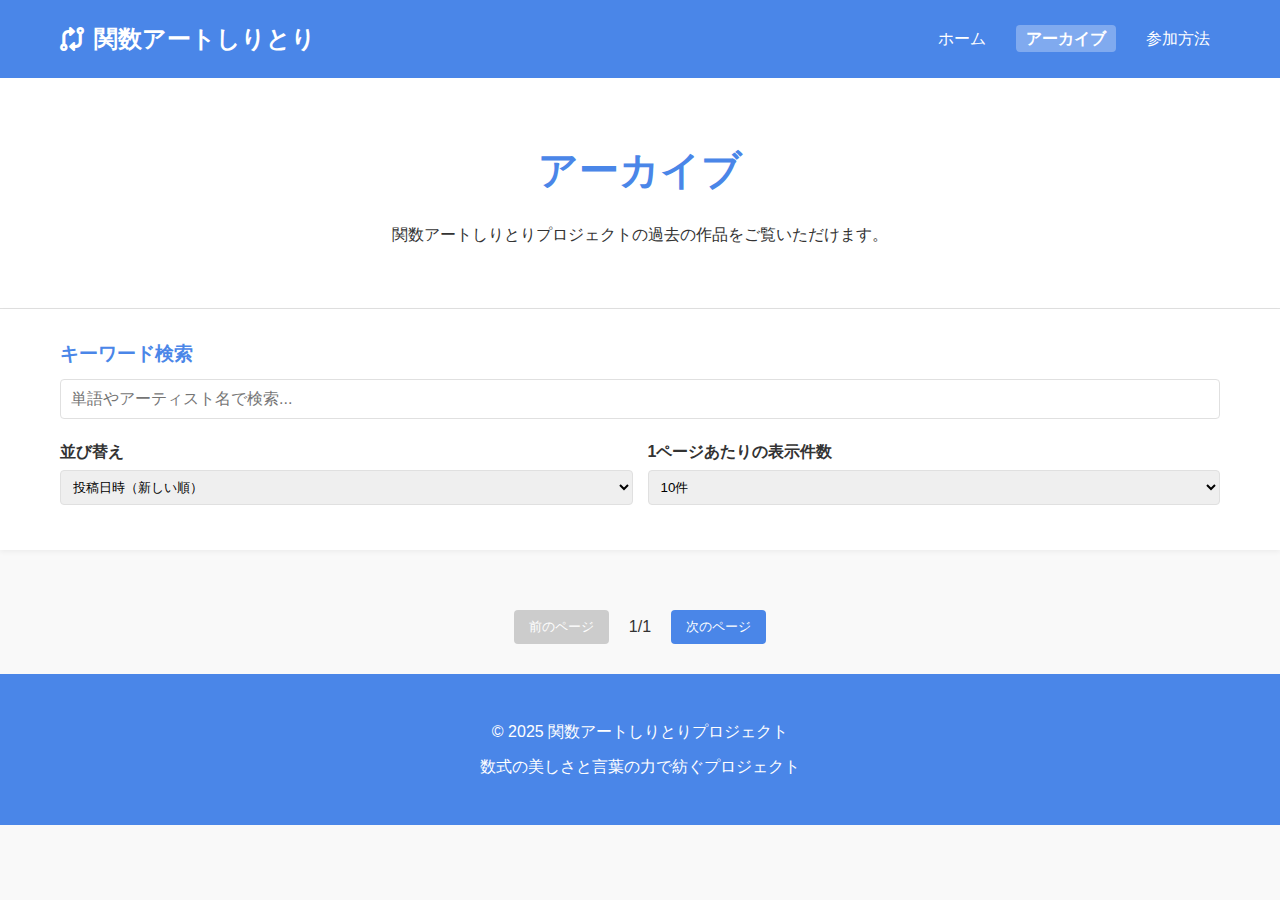
<file: archive.html>
<!DOCTYPE html>
<html lang="ja">

<head>
    <meta charset="UTF-8">
    <meta name="viewport" content="width=device-width, initial-scale=1.0">
    <meta name="description" content="Connecting Words with Math Graph Art" />
    <link rel="apple-touch-icon" sizes="180x180"
        href="https://teth-main.github.io/MathGraphArtShiritori/public/apple-touch-icon.png" />
    <link rel="icon" sizes="32x32" href="https://teth-main.github.io/MathGraphArtShiritori/public/icon-32x32.png" />
    <link rel="icon" sizes="16x16" href="https://teth-main.github.io/MathGraphArtShiritori/public/icon-16x16.png" />
    <meta property="og:url" content="https://teth-main.github.io/MathGraphArtShiritori/" />
    <meta property="og:type" content="website" />
    <meta property="og:title" content="関数アートしりとりバトン" />
    <meta property="og:description" content="数式で描かれた美しいアートが、言葉のリレーでつながっていく。 関数アートしりとりプロジェクトへようこそ。" />
    <meta property="og:site_name" content="関数アートしりとり" />
    <meta property="og:image" content="https://teth-main.github.io/MathGraphArtShiritori/public/how-to.png" />
    <meta name="twitter:card" content="summary_large_image" />
    <title>アーカイブ - 関数アートしりとり</title>
    <meta name="description" content="関数アートしりとりプロジェクトの公式サイト">
    <link rel="stylesheet" href="https://cdnjs.cloudflare.com/ajax/libs/font-awesome/6.0.0/css/all.min.css">
    <link rel="stylesheet" href="css/styles.css">
</head>

<body>
    <header>
        <div class="container">
            <div class="logo">
                <i class="fa-solid fa-code-compare"></i> 関数アートしりとり
            </div>
            <div class="hamburger-menu">
                <div class="hamburger-icon">
                    <span></span>
                    <span></span>
                    <span></span>
                </div>
            </div>
            <nav class="main-nav">
                <ul>
                    <li><a href="index.html" class="nav-link">ホーム</a></li>
                    <li><a href="archive.html" class="nav-link active">アーカイブ</a></li>
                    <li><a href="how-to-join.html" class="nav-link">参加方法</a></li>
                </ul>
            </nav>
        </div>
        <div class="mobile-menu">
            <div class="mobile-menu-content">
                <div class="mobile-menu-header">
                    <div class="logo">
                        <i class="fa-solid fa-code-compare"></i> 関数アートしりとり
                    </div>
                </div>

                <nav class="mobile-nav">
                    <ul>
                        <li>
                            <a href="index.html" class="nav-link" data-page="search">
                                <span class="menu-icon"><i class="fa-solid fa-house"></i></span>
                                <span class="menu-text">ホーム</span>
                            </a>
                        </li>
                        <li>
                            <a href="archive.html" class="nav-link active" data-page="how-to-use">
                                <span class="menu-icon"><i class="fa-solid fa-inbox"></i></span>
                                <span class="menu-text">アーカイブ</span>
                            </a>
                        </li>
                        <li>
                            <a href="how-to-join.html" class="nav-link" data-page="register">
                                <span class="menu-icon"><i class="fa-solid fa-right-to-bracket"></i></span>
                                <span class="menu-text">参加方法</span>
                            </a>
                        </li>
                    </ul>
                </nav>

                <div class="mobile-menu-footer">
                    <p>
                        &copy; <span id="currentYear"></span> 関数アートしりとりプロジェクト
                    </p>
                </div>
            </div>

            <!-- 背景エフェクト用の要素 -->
            <div class="menu-background-effect"></div>
        </div>
    </header>

    <section class="page-header">
        <div class="container">
            <h1>アーカイブ</h1>
            <p>関数アートしりとりプロジェクトの過去の作品をご覧いただけます。</p>
        </div>
    </section>

    <section class="search-section">
        <div class="container">
            <div class="search-container">
                <div class="search-box">
                    <h3>キーワード検索</h3>
                    <input type="text" id="keyword-search" class="search-input" placeholder="単語やアーティスト名で検索...">
                </div>
            </div>

            <div class="filters">
                <div class="filter-group">
                    <label for="sort-select">並び替え</label>
                    <select id="sort-select" class="filter-input">
                        <option value="date-desc">投稿日時（新しい順）</option>
                        <option value="date-asc">投稿日時（古い順）</option>
                    </select>
                </div>

                <div class="filter-group">
                    <label for="items-per-page">1ページあたりの表示件数</label>
                    <select id="items-per-page" class="filter-input">
                        <option value="5">5件</option>
                        <option value="10" selected>10件</option>
                        <option value="15">15件</option>
                        <option value="20">20件</option>
                    </select>
                </div>
            </div>
        </div>
    </section>

    <section class="archive-container">
        <div class="container">
            <div id="loading" class="loading">
                <i class="fa-solid fa-spinner"></i>
            </div>

            <div id="artwork-list" class="artwork-list">
                <!-- 作品リストはJavaScriptで動的に生成 -->
            </div>

            <div class="pagination">
                <button id="prev-page" disabled>前のページ</button>
                <div class="page-info">
                    <span id="current-page">1</span> / <span id="total-pages">1</span>
                </div>
                <button id="next-page">次のページ</button>
            </div>
        </div>
    </section>

    <footer>
        <div class="container">
            <p>© 2025 関数アートしりとりプロジェクト</p>
            <p>数式の美しさと言葉の力で紡ぐプロジェクト</p>
        </div>
    </footer>

    <!-- JavaScript files -->
    <script src="js/models/ArtworkModel.js"></script>
    <script src="js/utils/DateUtils.js"></script>
    <script src="js/services/DataService.js"></script>
    <script src="js/controllers/CommonUIController.js"></script>
    <script src="js/controllers/UIController.js"></script>
    <script src="js/controllers/SearchController.js"></script>
    <script src="js/controllers/PaginationController.js"></script>
    <script src="js/archive.js"></script>
</body>

</html>
</file>
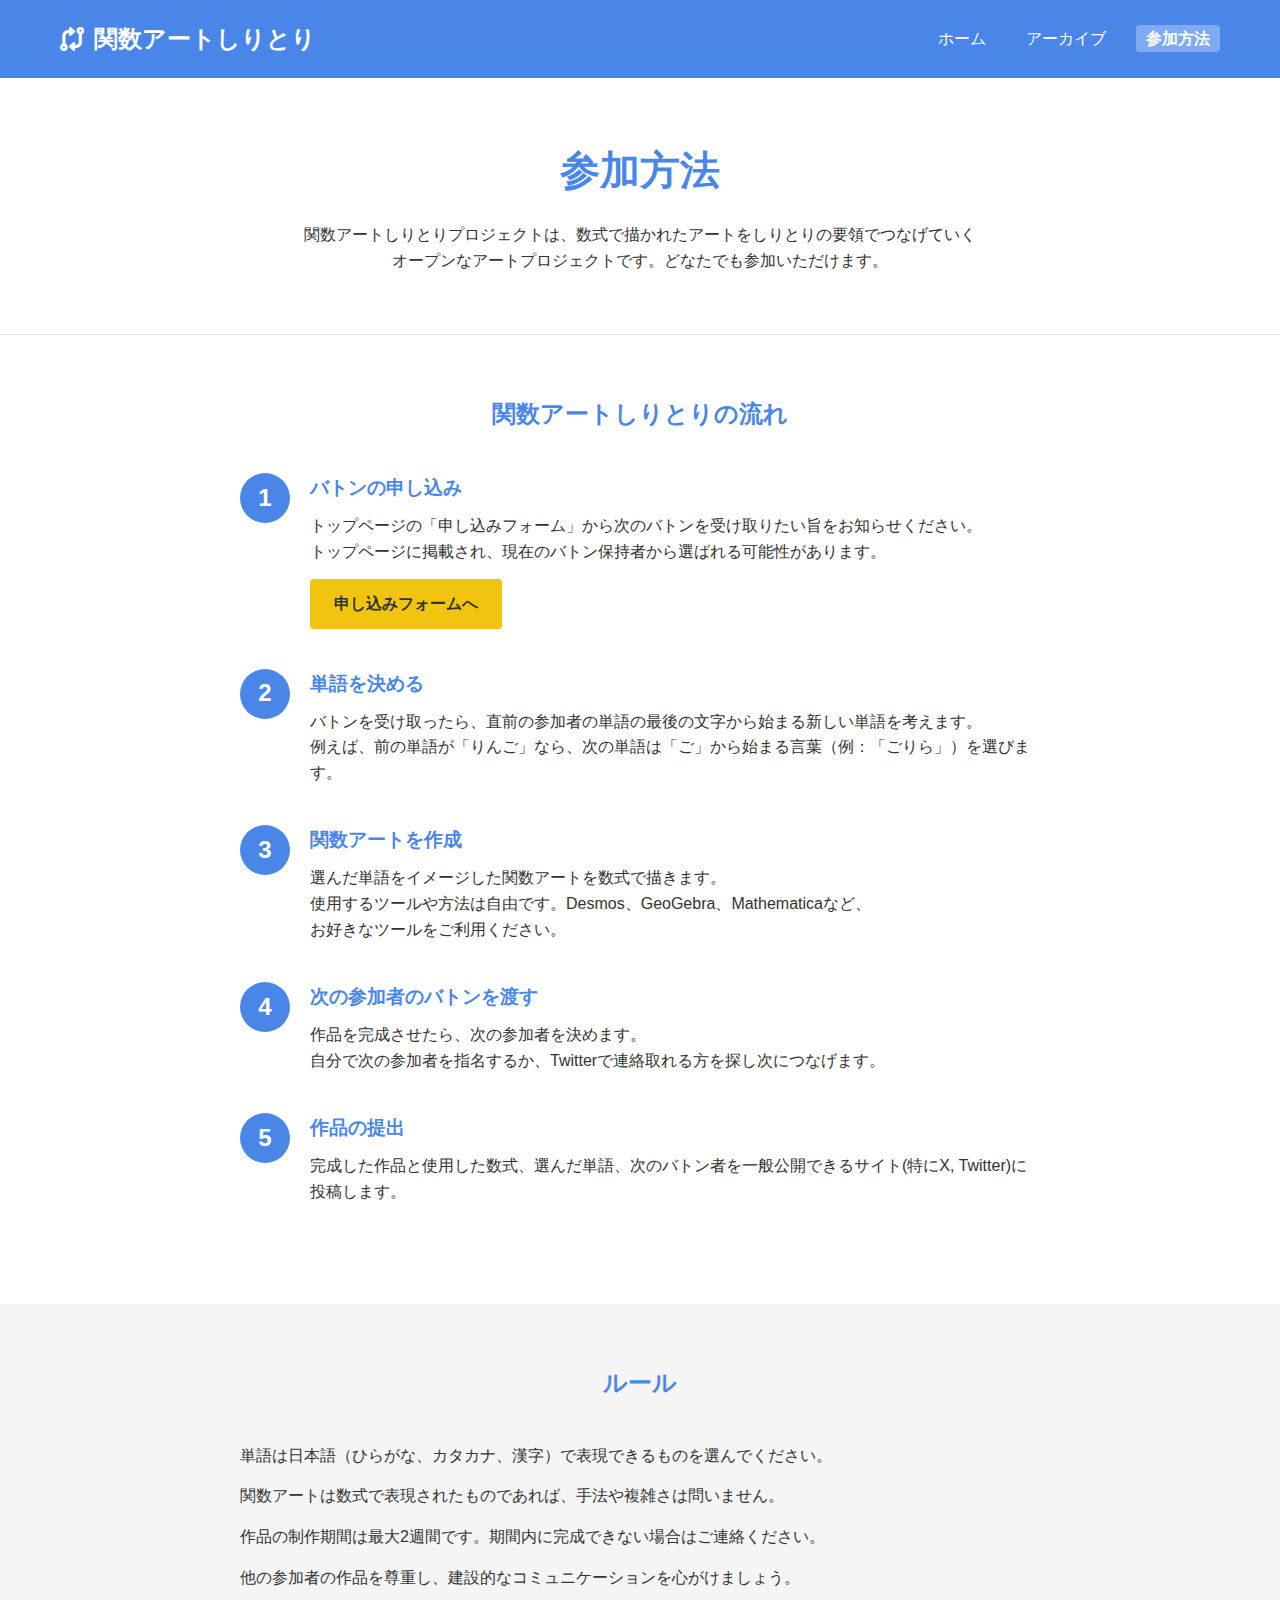
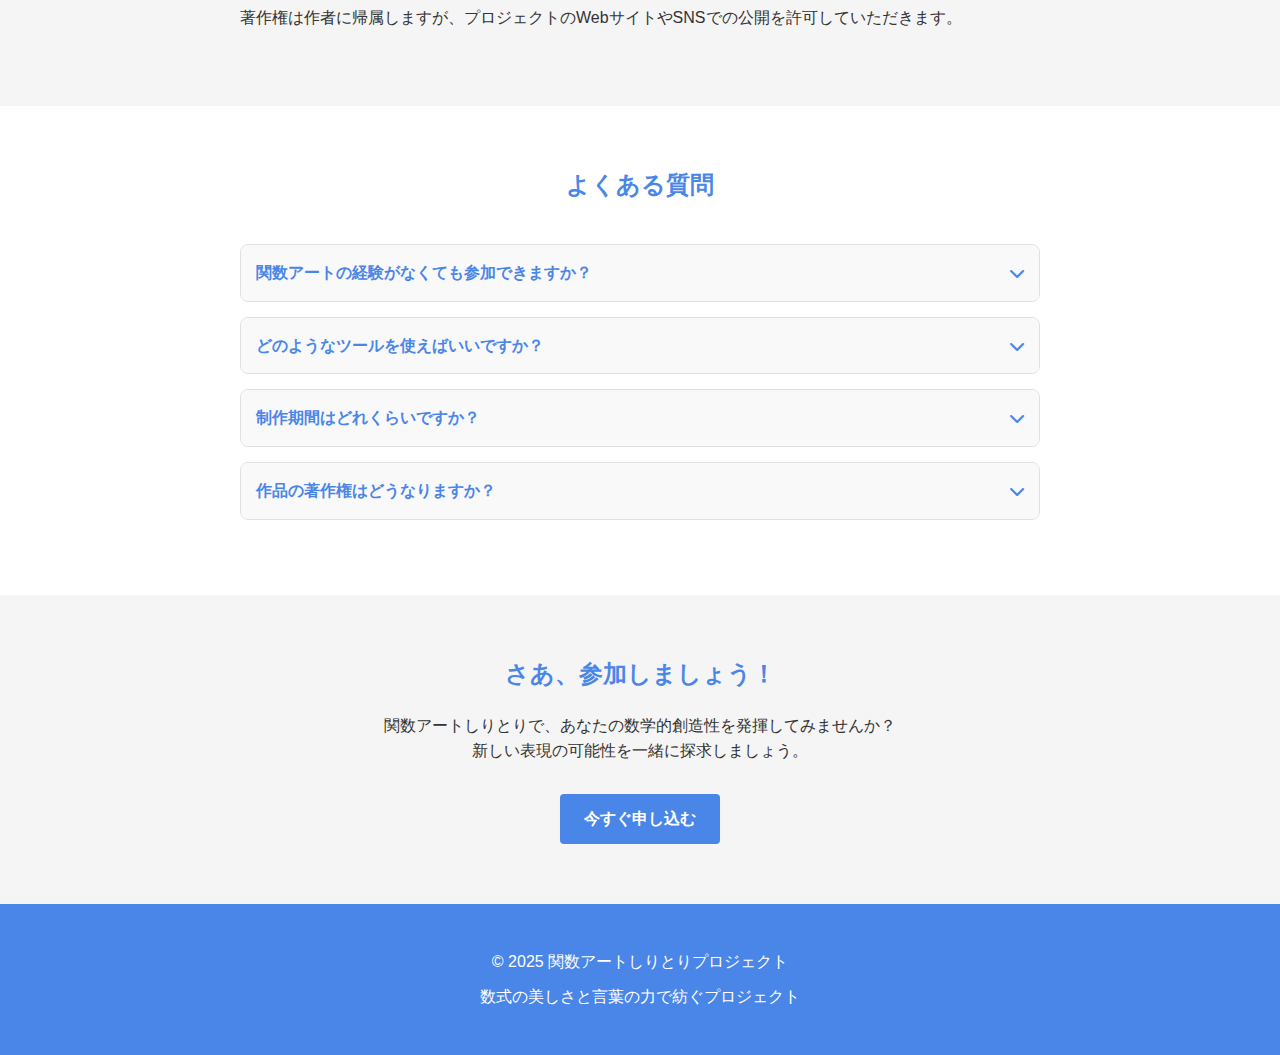
<file: how-to-join.html>
<!DOCTYPE html>
<html lang="ja">

<head>
    <meta charset="UTF-8">
    <meta name="viewport" content="width=device-width, initial-scale=1.0">
    <meta name="description" content="Connecting Words with Math Graph Art" />
    <link rel="apple-touch-icon" sizes="180x180"
        href="https://teth-main.github.io/MathGraphArtShiritori/public/apple-touch-icon.png" />
    <link rel="icon" sizes="32x32" href="https://teth-main.github.io/MathGraphArtShiritori/public/icon-32x32.png" />
    <link rel="icon" sizes="16x16" href="https://teth-main.github.io/MathGraphArtShiritori/public/icon-16x16.png" />
    <meta property="og:url" content="https://teth-main.github.io/MathGraphArtShiritori/" />
    <meta property="og:type" content="website" />
    <meta property="og:title" content="関数アートしりとりバトン" />
    <meta property="og:description" content="数式で描かれた美しいアートが、言葉のリレーでつながっていく。 関数アートしりとりプロジェクトへようこそ。" />
    <meta property="og:site_name" content="関数アートしりとり" />
    <meta property="og:image" content="https://teth-main.github.io/MathGraphArtShiritori/public/how-to.png" />
    <meta name="twitter:card" content="summary_large_image" />
    <title>参加方法 - 関数アートしりとり</title>
    <meta name="description" content="関数アートしりとりプロジェクトの公式サイト">
    <link rel="stylesheet" href="https://cdnjs.cloudflare.com/ajax/libs/font-awesome/6.0.0/css/all.min.css">
    <link rel="stylesheet" href="css/styles.css">
</head>

<body>
    <header>
        <div class="container">
            <div class="logo">
                <i class="fa-solid fa-code-compare"></i> 関数アートしりとり
            </div>
            <div class="hamburger-menu">
                <div class="hamburger-icon">
                    <span></span>
                    <span></span>
                    <span></span>
                </div>
            </div>
            <nav class="main-nav">
                <ul>
                    <li><a href="index.html" class="nav-link">ホーム</a></li>
                    <li><a href="archive.html" class="nav-link">アーカイブ</a></li>
                    <li><a href="how-to-join.html" class="nav-link active">参加方法</a></li>
                </ul>
            </nav>
        </div>
        <div class="mobile-menu">
            <div class="mobile-menu-content">
                <div class="mobile-menu-header">
                    <div class="logo">
                        <i class="fa-solid fa-code-compare"></i> 関数アートしりとり
                    </div>
                </div>

                <nav class="mobile-nav">
                    <ul>
                        <li>
                            <a href="index.html" class="nav-link" data-page="search">
                                <span class="menu-icon"><i class="fa-solid fa-house"></i></span>
                                <span class="menu-text">ホーム</span>
                            </a>
                        </li>
                        <li>
                            <a href="archive.html" class="nav-link" data-page="how-to-use">
                                <span class="menu-icon"><i class="fa-solid fa-inbox"></i></span>
                                <span class="menu-text">アーカイブ</span>
                            </a>
                        </li>
                        <li>
                            <a href="how-to-join.html" class="nav-link active" data-page="register">
                                <span class="menu-icon"><i class="fa-solid fa-right-to-bracket"></i></span>
                                <span class="menu-text">参加方法</span>
                            </a>
                        </li>
                    </ul>
                </nav>

                <div class="mobile-menu-footer">
                    <p>
                        &copy; <span id="currentYear"></span> 関数アートしりとりプロジェクト
                    </p>
                </div>
            </div>

            <!-- 背景エフェクト用の要素 -->
            <div class="menu-background-effect"></div>
        </div>
    </header>

    <section class="page-header">
        <div class="container">
            <h1>参加方法</h1>
            <p>関数アートしりとりプロジェクトは、数式で描かれたアートをしりとりの要領でつなげていく<br>オープンなアートプロジェクトです。どなたでも参加いただけます。</p>
        </div>
    </section>

    <section class="how-to-join-section">
        <div class="container">
            <h2>関数アートしりとりの流れ</h2>

            <div class="process-container">
                <div class="process-step">
                    <div class="step-number">1</div>
                    <div class="step-content">
                        <h3>バトンの申し込み</h3>
                        <p>トップページの「申し込みフォーム」から次のバトンを受け取りたい旨をお知らせください。<br>トップページに掲載され、現在のバトン保持者から選ばれる可能性があります。</p>
                        <a href="https://forms.gle/bbFicUq7bvPpuNT39" class="btn btn-secondary"
                            target="_blank">申し込みフォームへ</a>
                    </div>
                </div>

                <div class="process-step">
                    <div class="step-number">2</div>
                    <div class="step-content">
                        <h3>単語を決める</h3>
                        <p>バトンを受け取ったら、直前の参加者の単語の最後の文字から始まる新しい単語を考えます。<br>例えば、前の単語が「りんご」なら、次の単語は「ご」から始まる言葉（例：「ごりら」）を選びます。
                        </p>
                    </div>
                </div>

                <div class="process-step">
                    <div class="step-number">3</div>
                    <div class="step-content">
                        <h3>関数アートを作成</h3>
                        <p>選んだ単語をイメージした関数アートを数式で描きます。<br>使用するツールや方法は自由です。Desmos、GeoGebra、Mathematicaなど、<br>お好きなツールをご利用ください。
                        </p>
                    </div>
                </div>

                <div class="process-step">
                    <div class="step-number">4</div>
                    <div class="step-content">
                        <h3>次の参加者のバトンを渡す</h3>
                        <p>作品を完成させたら、次の参加者を決めます。<br>自分で次の参加者を指名するか、Twitterで連絡取れる方を探し次につなげます。</p>
                    </div>
                </div>

                <div class="process-step">
                    <div class="step-number">5</div>
                    <div class="step-content">
                        <h3>作品の提出</h3>
                        <p>完成した作品と使用した数式、選んだ単語、次のバトン者を一般公開できるサイト(特にX, Twitter)に投稿します。</p>
                    </div>
                </div>
            </div>
        </div>
    </section>

    <section class="rules-section">
        <div class="container">
            <h2>ルール</h2>
            <ul class="rules-list">
                <li>単語は日本語（ひらがな、カタカナ、漢字）で表現できるものを選んでください。</li>
                <li>関数アートは数式で表現されたものであれば、手法や複雑さは問いません。</li>
                <li>作品の制作期間は最大2週間です。期間内に完成できない場合はご連絡ください。</li>
                <li>他の参加者の作品を尊重し、建設的なコミュニケーションを心がけましょう。</li>
                <li>著作権は作者に帰属しますが、プロジェクトのWebサイトやSNSでの公開を許可していただきます。</li>
            </ul>
        </div>
    </section>

    <section class="faq-section">
        <div class="container">
            <h2>よくある質問</h2>
            <div class="faq-container">
                <div class="faq-item">
                    <div class="faq-question">
                        関数アートの経験がなくても参加できますか？
                        <i class="fas fa-chevron-down"></i>
                    </div>
                    <div class="faq-answer">
                        <p>はい、初心者の方も大歓迎です。簡単な関数から始めることもできますし、<br>チュートリアルや参考資料もご紹介できます。お気軽にお問い合わせください。</p>
                    </div>
                </div>

                <div class="faq-item">
                    <div class="faq-question">
                        どのようなツールを使えばいいですか？
                        <i class="fas fa-chevron-down"></i>
                    </div>
                    <div class="faq-answer">
                        <p>Desmos、GeoGebra、Mathematicaなど、関数グラフを描画できるツールであれば何でも構いません。<br>無料で使えるオンラインツールもたくさんあります。</p>
                    </div>
                </div>

                <div class="faq-item">
                    <div class="faq-question">
                        制作期間はどれくらいですか？
                        <i class="fas fa-chevron-down"></i>
                    </div>
                    <div class="faq-answer">
                        <p>バトンを受け取ってから2週間以内の完成を目安としています。<br>ただし、状況に応じて柔軟に対応しますので、遅れそうな場合はご連絡ください。</p>
                    </div>
                </div>

                <div class="faq-item">
                    <div class="faq-question">
                        作品の著作権はどうなりますか？
                        <i class="fas fa-chevron-down"></i>
                    </div>
                    <div class="faq-answer">
                        <p>作品の著作権は作者に帰属します。ただし、プロジェクトのWebサイトやSNSでの公開、<br>および非営利目的での利用を許可していただくことが参加条件となります。</p>
                    </div>
                </div>
            </div>
        </div>
    </section>

    <section class="cta-section">
        <div class="container">
            <h2>さあ、参加しましょう！</h2>
            <p>関数アートしりとりで、あなたの数学的創造性を発揮してみませんか？<br>新しい表現の可能性を一緒に探求しましょう。</p>
            <a href="https://forms.gle/bbFicUq7bvPpuNT39" class="btn btn-primary" target="_blank">今すぐ申し込む</a>
        </div>
    </section>

    <footer>
        <div class="container">
            <p>© 2025 関数アートしりとりプロジェクト</p>
            <p>数式の美しさと言葉の力で紡ぐプロジェクト</p>
        </div>
    </footer>
    <script src="js/controllers/CommonUIController.js"></script>
    <script src="js/controllers/HowToJoinController.js"></script>
    <script src="js/how-to-join.js"></script>

</body>

</html>
</file>
<file: css/styles.css>
/* Root variables */
:root {
    --primary-color: #4a86e8;
    --secondary-color: #f1c40f;
    --accent-color: #e74c3c;
    --background-color: #f9f9f9;
    --text-color: #333;
    --card-background: #fff;
    --border-color: #e0e0e0;
}

/* Base styles */
* {
    box-sizing: border-box;
    margin: 0;
    padding: 0;
}

body {
    font-family: 'Helvetica Neue', Arial, sans-serif;
    line-height: 1.6;
    color: var(--text-color);
    background-color: var(--background-color);
}

.container {
    max-width: 1200px;
    margin: 0 auto;
    padding: 0 20px;
}

@media (max-width: 768px) {
    .container h1 {
        font-size: 1.5rem;
    }
    
}

/* Header styles */
header {
    background-color: var(--primary-color);
    color: white;
    padding: 20px 0;
    box-shadow: 0 2px 5px rgba(0, 0, 0, 0.1);
}

header .container {
    display: flex;
    justify-content: space-between;
    align-items: center;
}

.logo {
    font-size: 24px;
    font-weight: bold;
    display: flex;
    align-items: center;
}

.logo i {
    margin-right: 10px;
}

@media (max-width: 768px) {
    .logo {
        font-size: 20px;
    }
}

/* ナビゲーションメニューのスタイル */
.main-nav {
    display: flex;
    align-items: center;
}

.main-nav ul {
    display: flex;
    list-style: none;
    margin: 0;
    padding: 0;
}

.main-nav li {
    margin-left: 20px;
}

.main-nav .nav-link {
    color: white;
    text-decoration: none;
    padding: 5px 10px;
    border-radius: 4px;
    transition: background-color 0.3s;
}

.main-nav .nav-link:hover {
    background-color: rgba(255, 255, 255, 0.2);
}

.main-nav .nav-link.active {
    background-color: rgba(255, 255, 255, 0.3);
    font-weight: bold;
}

@media (max-width: 768px) {
    .main-nav {
        display: none;
    }
    .main-nav li {
        margin-left: 10px;
    }

    .main-nav .nav-link {
        padding: 5px 8px;
        font-size: 14px;
    }
}

/* Hero section */
.hero-section {
    text-align: center;
    padding: 60px 0;
    background-color: #fff;
    border-bottom: 1px solid var(--border-color);
}

.hero-section h1 {
    font-size: 2.5rem;
    margin-bottom: 20px;
    color: var(--primary-color);
}

.hero-description {
    font-size: 1.2rem;
    max-width: 800px;
    margin: 0 auto 30px;
}

.hero-buttons {
    display: flex;
    justify-content: center;
    gap: 20px;
}

/* Button styles */
.btn {
    display: inline-block;
    padding: 12px 24px;
    border-radius: 4px;
    text-decoration: none;
    font-weight: bold;
    transition: all 0.3s;
    cursor: pointer;
}

.btn-primary {
    background-color: var(--primary-color);
    color: white;
}

.btn-primary:hover {
    background-color: #3a76d8;
}

.btn-secondary {
    background-color: var(--secondary-color);
    color: var(--text-color);
}

.btn-secondary:hover {
    background-color: #e3b70f;
}

/* Baton section */
.baton-section {
    padding: 60px 0;
    background-color: #f5f5f5;
}

.baton-section h2 {
    text-align: center;
    margin-bottom: 40px;
    color: var(--primary-color);
}

.baton-container {
    display: flex;
    flex-direction: column;
    align-items: center;
    gap: 30px;
}

@media (min-width: 768px) {
    .baton-container {
        flex-direction: row;
        justify-content: center;
        align-items: stretch;
    }
}

.baton-card {
    background-color: var(--card-background);
    border-radius: 8px;
    box-shadow: 0 2px 10px rgba(0, 0, 0, 0.1);
    overflow: hidden;
    width: 100%;
    max-width: 400px;
}

.baton-card.current {
    background-color: var(--card-background);
    border-radius: 8px;
    box-shadow: 0 2px 10px rgba(0, 0, 0, 0.1);
    overflow: hidden;
    width: 100%;
    max-width: 400px;
}

.baton-card.current .baton-content {
    padding: 20px;
    text-align: center;
}

.baton-card.current .baton-word {
    font-size: 1.5rem;
    font-weight: bold;
    margin-bottom: 10px;
    color: var(--accent-color);
}

.baton-card.current .baton-artist {
    margin-bottom: 10px;
}

.baton-card h3 {
    background-color: var(--primary-color);
    color: white;
    padding: 15px;
    text-align: center;
    margin: 0;
}

.baton-content {
    padding: 20px;
}

.baton-image {
    width: 100%;
    height: 200px;
    overflow: hidden;
    display: flex;
    justify-content: center;
    align-items: center;
    border-radius: 4px;
    margin-bottom: 15px;
}

.baton-image img {
    width: auto;
    height: auto;
    max-width: 100%;
    max-height: 100%;
    object-fit: cover;
}

.baton-info {
    text-align: center;
}

.baton-word {
    font-size: 1.5rem;
    font-weight: bold;
    margin-bottom: 10px;
    color: var(--accent-color);
}

.baton-artist {
    margin-bottom: 5px;
}

.baton-artist a {
    color: var(--primary-color);
    text-decoration: none;
    font-weight: bold;
}

.baton-artist a:hover {
    text-decoration: underline;
}

.baton-date {
    color: #777;
    font-size: 0.9rem;
}

.baton-arrow {
    font-size: 2rem;
    color: var(--primary-color);
    display: flex;
    align-items: center;
}

@media (max-width: 767px) {
    .baton-arrow {
        transform: rotate(90deg);
    }
}

/* Join section */
.join-section {
    padding: 60px 0;
    text-align: center;
    background-color: #fff;
}

.join-section h2 {
    color: var(--primary-color);
    margin-bottom: 20px;
}

.join-section p {
    max-width: 800px;
    margin: 0 auto 30px;
}

/* How it works section */
.how-it-works {
    padding: 60px 0;
    background-color: #f5f5f5;
}

.how-it-works h2 {
    text-align: center;
    margin-bottom: 40px;
    color: var(--primary-color);
}

.steps-container {
    display: grid;
    grid-template-columns: 1fr;
    gap: 30px;
}

@media (min-width: 768px) {
    .steps-container {
        grid-template-columns: repeat(3, 1fr);
    }
}

.step {
    background-color: var(--card-background);
    border-radius: 8px;
    padding: 30px;
    box-shadow: 0 2px 10px rgba(0, 0, 0, 0.1);
    text-align: center;
    position: relative;
}

.step h3 {
    margin-bottom: 15px;
    color: var(--primary-color);
}

/* Gallery section */
.gallery-section {
    padding: 60px 0;
    background-color: #fff;
}

.section-header {
    display: flex;
    justify-content: space-between;
    align-items: center;
    margin-bottom: 30px;
}

.section-header h2 {
    color: var(--primary-color);
}

.gallery-nav {
    display: grid;
    grid-template-columns: repeat(auto-fill, minmax(200px, 1fr));
    gap: 20px;
    margin-top: 20px;
}

.gallery-item {
    position: relative;
    border-radius: 8px;
    overflow: hidden;
    box-shadow: 0 2px 10px rgba(0, 0, 0, 0.1);
    transition: transform 0.3s;
}

.gallery-item:hover {
    transform: translateY(-5px);
}

.gallery-item img {
    width: 100%;
    height: 150px;
    object-fit: cover;
}

.gallery-item-info {
    position: absolute;
    bottom: 0;
    left: 0;
    right: 0;
    background-color: rgba(0, 0, 0, 0.7);
    color: white;
    padding: 10px;
    font-size: 0.9rem;
}

.gallery-item-word {
    font-weight: bold;
    margin-bottom: 5px;
}

/* Artists section */
.artists-section {
    padding: 60px 0;
    background-color: #f5f5f5;
}

.artists-section h2 {
    text-align: center;
    margin-bottom: 40px;
    color: var(--primary-color);
}

.artists-grid {
    display: grid;
    grid-template-columns: repeat(auto-fill, minmax(250px, 1fr));
    gap: 20px;
}

.artist-card {
    background-color: var(--card-background);
    border-radius: 8px;
    overflow: hidden;
    box-shadow: 0 2px 10px rgba(0, 0, 0, 0.1);
    transition: transform 0.3s, box-shadow 0.3s;
    display: flex;
    align-items: center;
    padding: 15px;
}

.artist-card:hover {
    transform: translateY(-5px);
    box-shadow: 0 5px 15px rgba(0, 0, 0, 0.15);
}

.artist-card a {
    display: block;
    padding: 15px;
    text-decoration: none;
    color: var(--text-color);
}

.artist-card i {
    color: #1DA1F2;
    margin-right: 10px;
}

.artist-avatar {
    width: 2.5rem;
    height: 2.5rem;
    border-radius: 50%;
    background-color: rgba(102, 102, 102, 0.2);
    margin-right: 0.75rem;
    flex-shrink: 0;
    display: flex;
    justify-content: center;
    align-items: center;
}

.artist-info {
    flex: 1;
}

.artist-name {
    font-weight: 500;
    margin-bottom: 0.25rem;
}

.artist-handle {
    font-size: 0.875rem;
    color: #657786;
}

.artist-username {
    color: #657786;
    font-size: 0.9rem;
}

.artist-link {
    display: flex;
    align-items: center;
    padding: 1rem;
    border: 1px solid var(--border-color);
    border-radius: 8px;
    transition: all 0.3s ease;
    text-decoration: none;
    color: var(--text-color);
}

.artist-link:hover {
    background-color: rgba(0, 0, 0, 0.03);
    transform: translateY(-3px);
    box-shadow: 0 5px 15px rgba(0, 0, 0, 0.1);
}

/* Page header */
.page-header {
    text-align: center;
    padding: 60px 0;
    background-color: #fff;
    border-bottom: 1px solid var(--border-color);
}

/* ページ全体ローディング */
.page-loading {
    position: fixed;
    top: 0;
    left: 0;
    width: 100%;
    height: 100%;
    background-color: rgba(255, 255, 255, 0.8);
    display: flex;
    justify-content: center;
    align-items: center;
    z-index: 1000;
}

.page-loading i {
    font-size: 50px;
    color: var(--primary-color);
    animation: spin 1s infinite linear;
}

.page-header h1 {
    font-size: 2.5rem;
    margin-bottom: 20px;
    color: var(--primary-color);
}

/* Search section */
.search-section {
    padding: 30px 0;
    background-color: #fff;
    box-shadow: 0 2px 5px rgba(0, 0, 0, 0.05);
}

.search-container {
    display: grid;
    grid-template-columns: 1fr;
    gap: 20px;
}

@media (min-width: 768px) {
    .search-container {
        grid-template-columns: 1fr;
    }
}

.search-box {
    margin-bottom: 20px;
}

.search-box h3 {
    margin-bottom: 10px;
    color: var(--primary-color);
}

.search-input {
    width: 100%;
    padding: 10px;
    border: 1px solid var(--border-color);
    border-radius: 4px;
    font-size: 16px;
}

.filters {
    display: grid;
    grid-template-columns: 1fr;
    gap: 15px;
}

@media (min-width: 768px) {
    .filters {
        grid-template-columns: 1fr 1fr;
    }
}

.filter-group {
    margin-bottom: 15px;
}

.filter-group label {
    display: block;
    margin-bottom: 5px;
    font-weight: bold;
}

.filter-input {
    width: 100%;
    padding: 8px;
    border: 1px solid var(--border-color);
    border-radius: 4px;
}

/* Archive container */
.archive-container {
    padding: 30px 0;
}

.artwork-list {
    display: flex;
    flex-direction: column;
    gap: 30px;
}

.artwork-item {
    background-color: var(--card-background);
    border-radius: 8px;
    overflow: hidden;
    box-shadow: 0 2px 10px rgba(0, 0, 0, 0.1);
    display: flex;
    flex-direction: column;
}

.artwork-item {
    cursor: pointer;
    transition: transform 0.3s, box-shadow 0.3s;
}

.artwork-item:hover {
    transform: translateY(-5px);
    box-shadow: 0 5px 20px rgba(0, 0, 0, 0.15);
}

@media (min-width: 768px) {
    .artwork-item {
        flex-direction: row;
    }
}

.artwork-image {
    width: 100%;
    height: 250px;
    display: flex;
    justify-content: center;
    align-items: center;
}

@media (min-width: 768px) {
    .artwork-image {
        width: 300px;
        height: 250px;
    }
}

.artwork-image img {
    width: auto;
    height: auto;
    max-width: 100%;
    max-height: 100%;
    object-fit: cover;
}

.artwork-details {
    padding: 20px;
    flex: 1;
}

.artwork-word {
    font-size: 1.5rem;
    font-weight: bold;
    margin-bottom: 10px;
    color: var(--accent-color);
}

.artwork-artist {
    margin-bottom: 10px;
}

.artwork-artist a {
    color: var(--primary-color);
    text-decoration: none;
    font-weight: bold;
}

.artwork-artist a:hover {
    text-decoration: underline;
}

.artwork-date {
    color: #777;
}

/* Pagination */
.pagination {
    display: flex;
    justify-content: center;
    margin-top: 30px;
}

.pagination button {
    background-color: var(--primary-color);
    color: white;
    border: none;
    padding: 8px 15px;
    margin: 0 5px;
    border-radius: 4px;
    cursor: pointer;
    transition: background-color 0.3s;
}

.pagination button:disabled {
    background-color: #ccc;
    cursor: not-allowed;
}

.pagination button:hover:not(:disabled) {
    background-color: #3a76d8;
}

.page-info {
    margin: 0 15px;
    display: flex;
    align-items: center;
}

/* How to join section */
.how-to-join-section {
    padding: 60px 0;
    background-color: #fff;
}

.how-to-join-section h2 {
    text-align: center;
    margin-bottom: 40px;
    color: var(--primary-color);
}

.process-container {
    max-width: 800px;
    margin: 0 auto;
}

.process-step {
    display: flex;
    margin-bottom: 40px;
}

.step-number {
    width: 50px;
    height: 50px;
    background-color: var(--primary-color);
    color: white;
    border-radius: 50%;
    display: flex;
    justify-content: center;
    align-items: center;
    font-weight: bold;
    font-size: 1.5rem;
    flex-shrink: 0;
    margin: 0 auto 20px;
}

.step-content {
    flex: 1;
    margin-left: 20px;
}

.step-content h3 {
    margin-bottom: 10px;
    color: var(--primary-color);
}

.step-content .btn {
    margin-top: 15px;
}

/* Rules section */
.rules-section {
    padding: 60px 0;
    background-color: #f5f5f5;
}

.rules-section h2 {
    text-align: center;
    margin-bottom: 40px;
    color: var(--primary-color);
}

.rules-list {
    max-width: 800px;
    margin: 0 auto;
    list-style: none;
}

.rules-list li {
    margin-bottom: 15px;
    padding-left: 0;
    position: relative;
}

.rules-list li::before {
    content: none;
}

/* FAQ section */
.faq-section {
    padding: 60px 0;
    background-color: #fff;
}

.faq-section h2 {
    text-align: center;
    margin-bottom: 40px;
    color: var(--primary-color);
}

.faq-container {
    max-width: 800px;
    margin: 0 auto;
}

.faq-item {
    margin-bottom: 15px;
    border: 1px solid var(--border-color);
    border-radius: 8px;
    overflow: hidden;
}

.faq-item h3 {
    margin-bottom: 10px;
    color: var(--primary-color);
}

.faq-question {
    background-color: #f9f9f9;
    padding: 15px;
    cursor: pointer;
    display: flex;
    justify-content: space-between;
    align-items: center;
    font-weight: bold;
    color: var(--primary-color);
}

.faq-question i {
    transition: transform 0.3s;
}

.faq-question.active i {
    transform: rotate(180deg);
}

.faq-answer {
    padding: 0 15px;
    max-height: 0;
    overflow: hidden;
    transition: max-height 0.3s ease, padding 0.3s ease;
}

.faq-answer.active {
    padding: 15px;
    max-height: 500px;
}

/* CTA section */
.cta-section {
    padding: 60px 0;
    text-align: center;
    background-color: #f5f5f5;
}

.cta-section h2 {
    color: var(--primary-color);
    margin-bottom: 20px;
}

.cta-section p {
    max-width: 800px;
    margin: 0 auto 30px;
}

/* Footer */
footer {
    background-color: var(--primary-color);
    color: white;
    padding: 40px 0;
}

footer .container {
    display: flex;
    flex-direction: column;
    align-items: center;
}

footer p {
    margin: 5px 0;
}

.social-links {
    margin-top: 20px;
}

.social-links a {
    color: white;
    font-size: 1.5rem;
    margin: 0 10px;
    transition: color 0.3s;
}

.social-links a:hover {
    color: var(--secondary-color);
}

/* ハンバーガーメニュー関連のスタイル追加 */
.hamburger-menu {
    display: none;
    cursor: pointer;
    z-index: 1002;
    width: 40px;
    height: 40px;
    border-radius: 50%;
    background-color: rgba(255, 255, 255, 0.1);
    align-items: center;
    justify-content: center;
    transition: background-color 0.3s;
}

.hamburger-menu:hover {
    background-color: rgba(255, 255, 255, 0.2);
}

.hamburger-icon {
    width: 20px;
    height: 16px;
    position: relative;
}

.hamburger-icon span {
    display: block;
    position: absolute;
    height: 2px;
    width: 100%;
    background: white;
    border-radius: 2px;
    opacity: 1;
    left: 0;
    transform: rotate(0deg);
    transition: .25s ease-in-out;
}

.hamburger-icon span:nth-child(1) {
    top: 0px;
}

.hamburger-icon span:nth-child(2) {
    top: 7px;
}

.hamburger-icon span:nth-child(3) {
    top: 14px;
}

/* ハンバーガーメニューがアクティブ時のスタイル */

.hamburger-menu.active {
    background-color: rgba(255, 255, 255, 0.2);
}

.hamburger-menu.active .hamburger-icon span:nth-child(1) {
    top: 7px;
    transform: rotate(45deg);
}

.hamburger-menu.active .hamburger-icon span:nth-child(2) {
    opacity: 0;
    transform: translateX(-10px);
}

.hamburger-menu.active .hamburger-icon span:nth-child(3) {
    top: 7px;
    transform: rotate(-45deg);
}

/* モバイルメニューのスタイル */
.mobile-menu {
    display: none;
    position: fixed;
    top: 0;
    left: 0;
    width: 100%;
    height: 100%;
    background-color: rgba(0, 0, 0, 0.8);
    z-index: 1000;
    opacity: 0;
    visibility: hidden;
    transition: opacity 0.4s, visibility 0.4s;
    backdrop-filter: blur(8px);
    -webkit-backdrop-filter: blur(8px);
    /* Safari用 */
}

.mobile-menu.active {
    opacity: 1;
    visibility: visible;
}

.mobile-menu-content {
    position: relative;
    width: 100%;
    height: 100%;
    display: flex;
    flex-direction: column;
    padding: 20px;
    box-sizing: border-box;
    z-index: 1001;
}


.mobile-menu-header {
    padding: 15px 0;
    border-bottom: 1px solid rgba(255, 255, 255, 0.1);
    margin-bottom: 30px;
}

.mobile-menu-header .logo {
    font-weight: bold;
    color: white;
    display: flex;
    align-items: center;
}

.mobile-menu-header .logo i {
    margin-right: 10px;
    color: var(--secondary-color);
}

.mobile-nav {
    flex: 1;
}

.mobile-nav li {
    margin: 0;
    opacity: 0;
    transform: translateY(20px);
    transition: opacity 0.5s, transform 0.5s;
}

.mobile-menu ul {
    list-style: none;
    padding: 0;
    margin: 0;
    text-align: center;
}

.mobile-menu li {
    margin: 20px 0;
}

/* メニューアイテムのアニメーション遅延 */
.mobile-menu.active .mobile-nav li:nth-child(1) {
    transition-delay: 0.1s;
}

.mobile-menu.active .mobile-nav li:nth-child(2) {
    transition-delay: 0.2s;
}

.mobile-menu.active .mobile-nav li:nth-child(3) {
    transition-delay: 0.3s;
}

.mobile-menu.active .mobile-nav li {
    opacity: 1;
    transform: translateY(0);
}

.mobile-nav .nav-link {
    color: white;
    text-decoration: none;
    font-size: 20px;
    padding: 15px 20px;
    display: flex;
    align-items: center;
    border-radius: 10px;
    margin-bottom: 15px;
    transition: all 0.3s;
    background-color: rgba(255, 255, 255, 0.05);
}

.mobile-menu .nav-link:hover,
.mobile-menu .nav-link.active {
    background-color: rgba(255, 255, 255, 0.2);
}

.mobile-nav .nav-link:hover {
    background-color: rgba(255, 255, 255, 0.1);
    transform: translateX(5px);
}

.mobile-nav .nav-link.active {
    background-color: var(--primary-color);
    box-shadow: 0 5px 15px rgba(0, 0, 0, 0.2);
}

.menu-icon {
    display: inline-flex;
    align-items: center;
    justify-content: center;
    width: 40px;
    height: 40px;
    background-color: rgba(255, 255, 255, 0.1);
    border-radius: 50%;
    margin-right: 15px;
    transition: all 0.3s;
}

.mobile-nav .nav-link:hover .menu-icon {
    background-color: rgba(255, 255, 255, 0.2);
}

.mobile-nav .nav-link.active .menu-icon {
    background-color: rgba(255, 255, 255, 0.2);
}

.menu-text {
    font-weight: 500;
}

.mobile-menu-footer {
    padding: 20px 0;
    text-align: center;
    color: rgba(255, 255, 255, 0.5);
    font-size: 14px;
    border-top: 1px solid rgba(255, 255, 255, 0.1);
    opacity: 0;
    transform: translateY(20px);
    transition: opacity 0.5s, transform 0.5s;
    transition-delay: 0.4s;
}

.mobile-menu.active .mobile-menu-footer {
    opacity: 1;
    transform: translateY(0);
}

/* 背景エフェクト */
.menu-background-effect {
    position: absolute;
    top: 0;
    left: 0;
    width: 100%;
    height: 100%;
    background: radial-gradient(circle at center, rgba(74, 134, 232, 0.2) 0%, rgba(0, 0, 0, 0) 70%);
    opacity: 0;
    transition: opacity 0.5s;
    z-index: 0;
}

.mobile-menu.active .menu-background-effect {
    opacity: 1;
}

/* レスポンシブデザイン */
@media (max-width: 768px) {
    .hamburger-menu {
        display: flex;
        /* モバイル画面ではハンバーガーメニューを表示 */
    }

    /* モバイルメニューを表示 */
    .mobile-menu {
        display: block;
    }

    /* ページがスクロールできないようにする（メニュー表示時） */
    body.menu-open {
        overflow: hidden;
    }
}

/* Loading */
.loading {
    text-align: center;
    padding: 40px;
}

.loading i {
    font-size: 40px;
    color: var(--primary-color);
    animation: spin 1s infinite linear;
}

.section-loading {
    text-align: center;
    padding: 20px;
    min-height: 200px;
    display: flex;
    justify-content: center;
    align-items: center;
}

.section-loading i {
    font-size: 30px;
    color: var(--primary-color);
    animation: spin 1s infinite linear;
}

@keyframes spin {
    0% {
        transform: rotate(0deg);
    }

    100% {
        transform: rotate(360deg);
    }
}

/* Utility classes */
.hidden {
    display: none;
}
</file>
